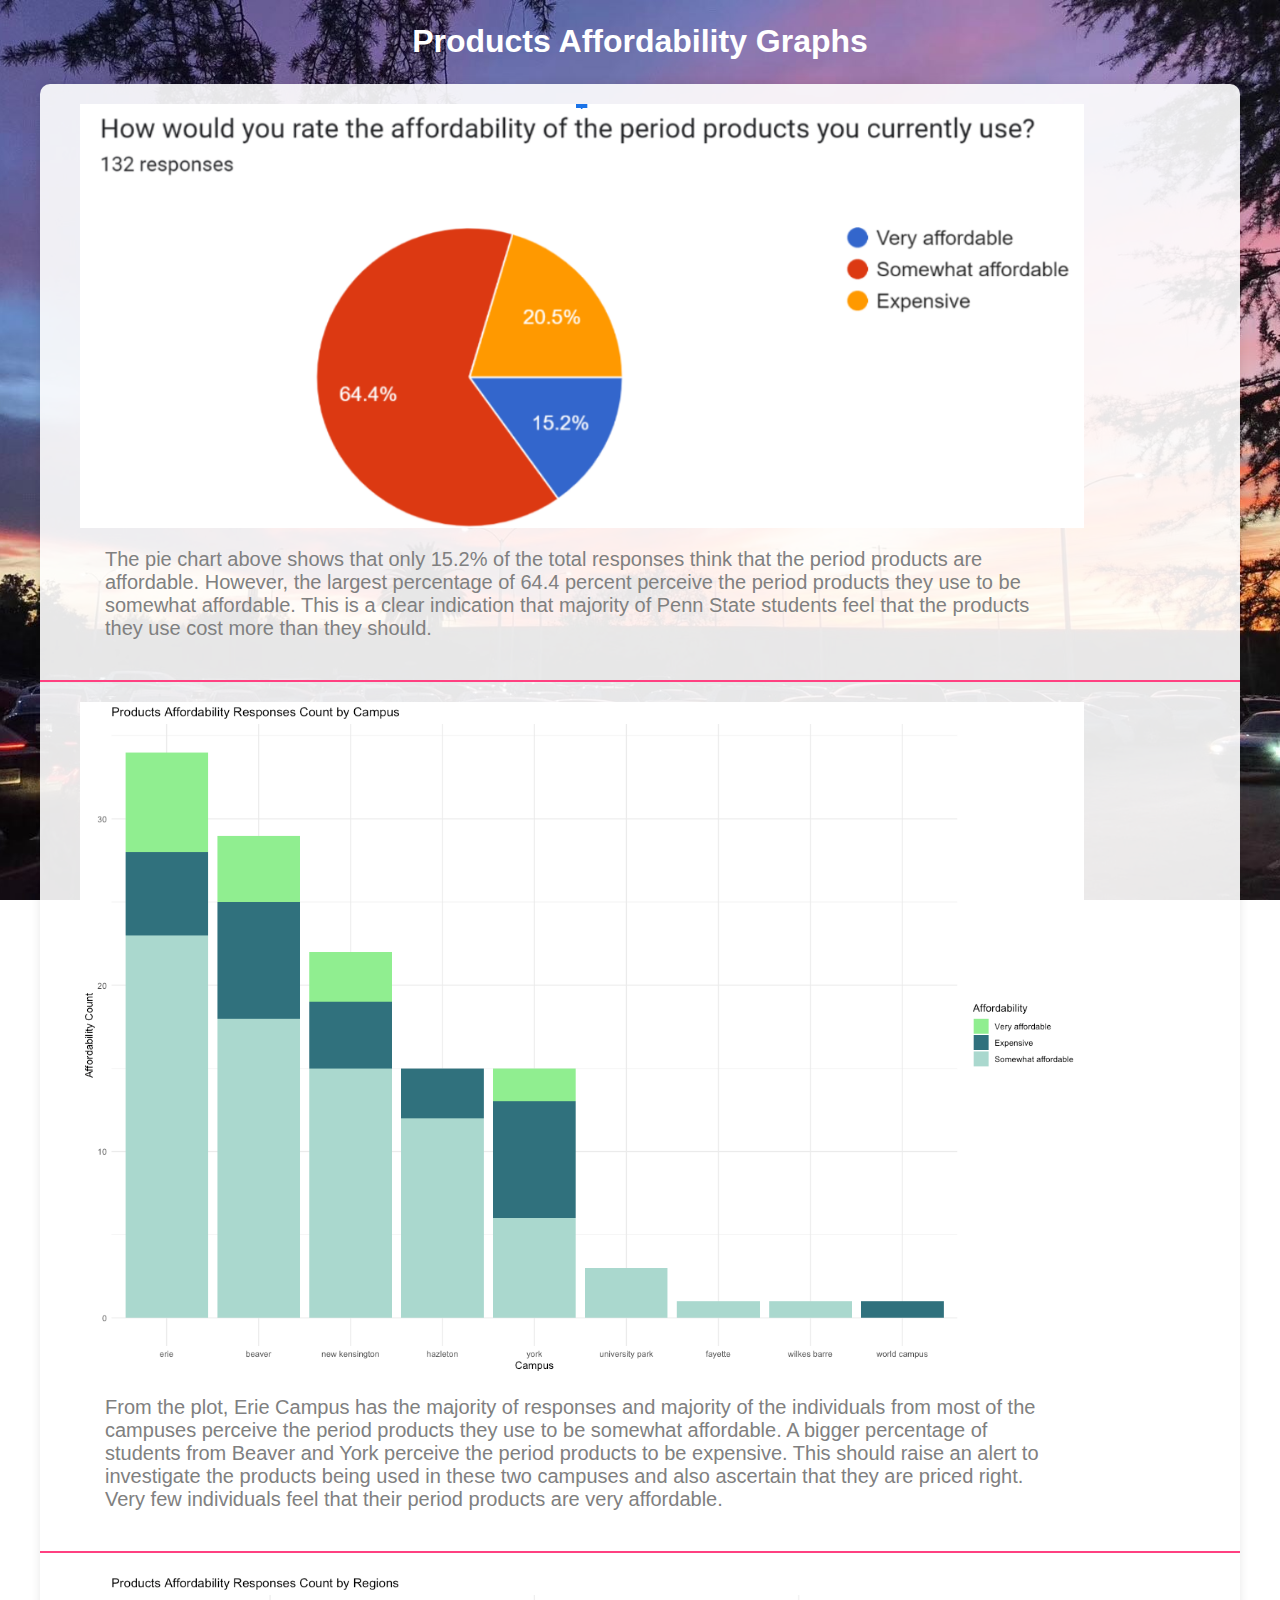
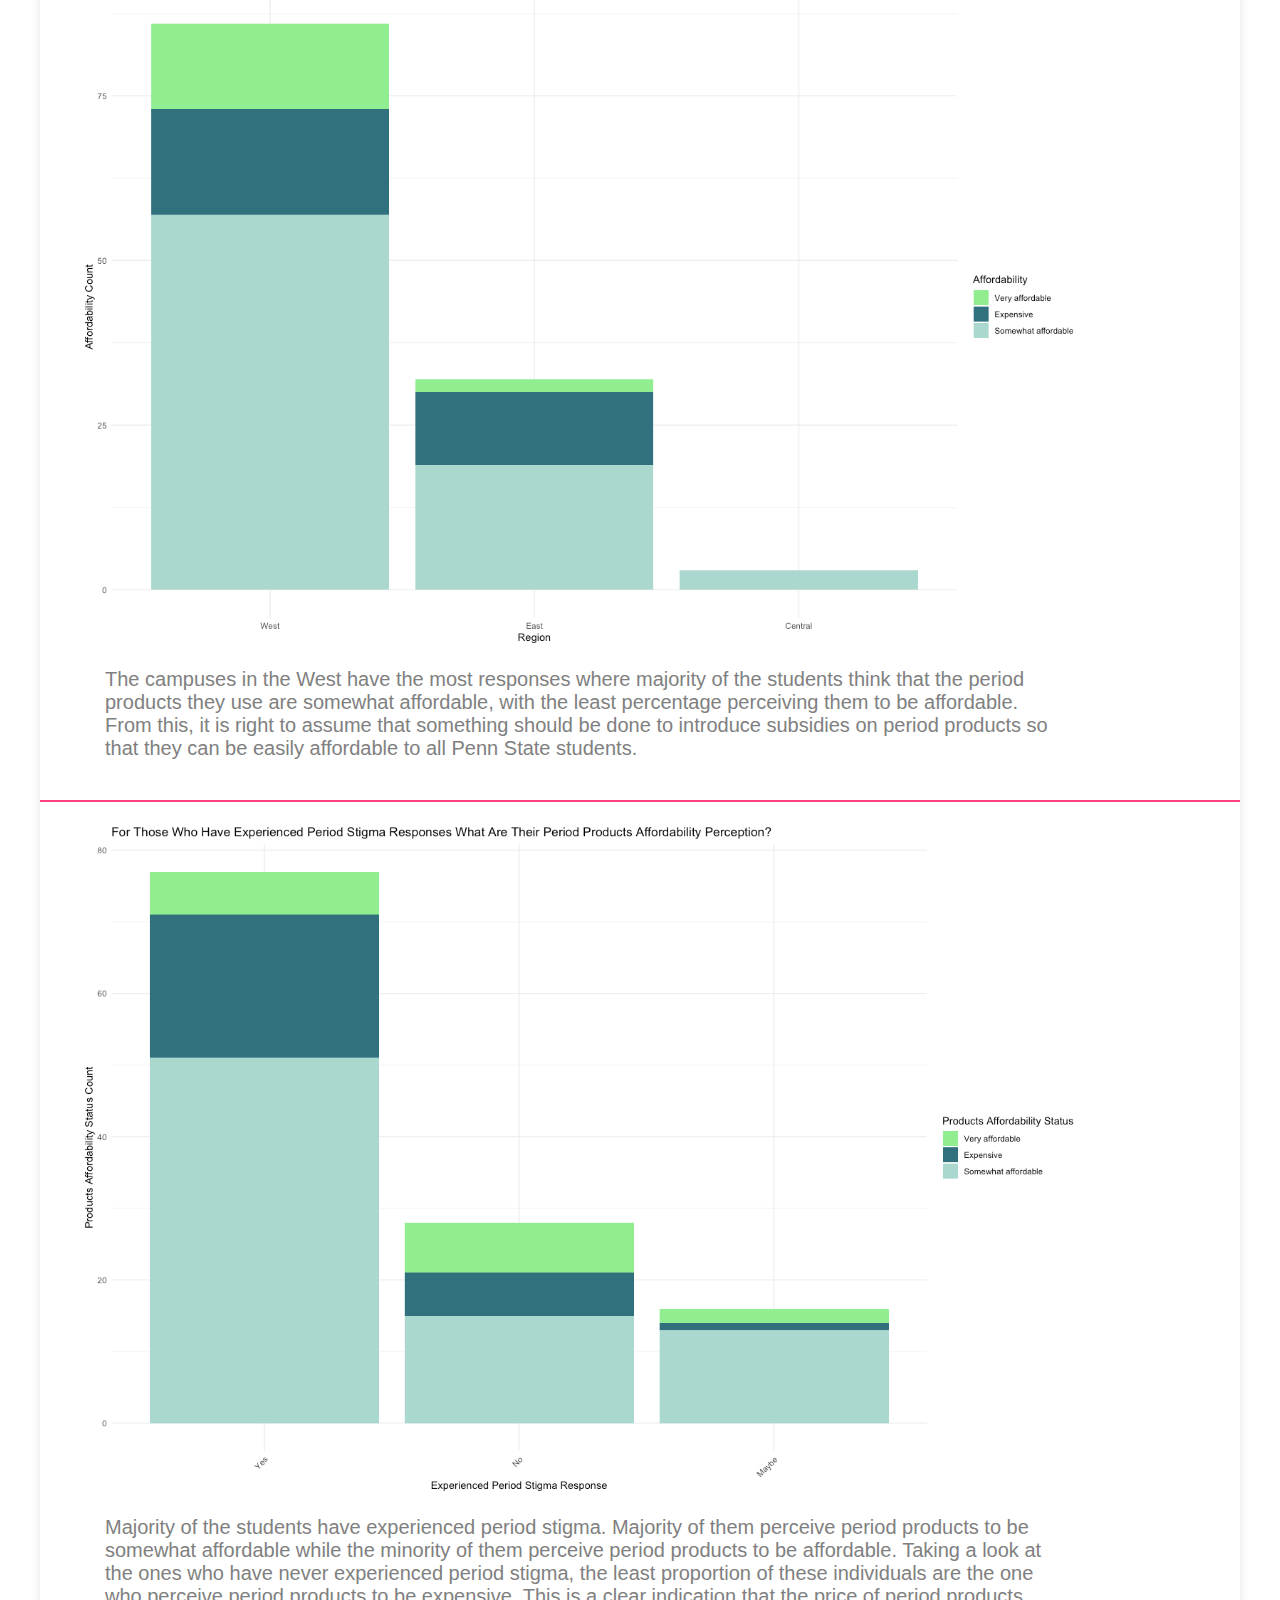
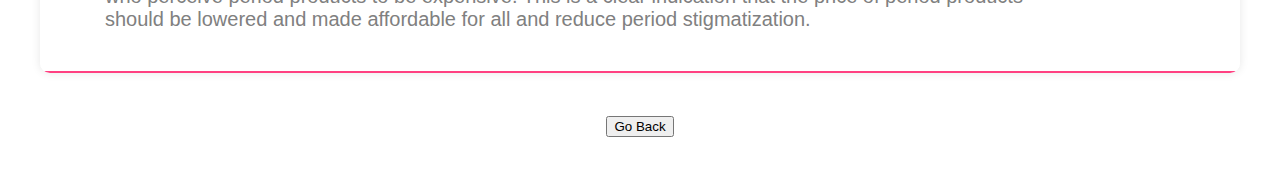
<file: docs/affordability.html>
<!DOCTYPE html>
<html lang="en">
    <head>
        <meta charset="UTF-8">
        <meta name="viewport" content="width=device-width, initial-scale=1.0">
        <title>Affordability</title>
        <link rel="icon" type="image/x-icon" href="women health.jpg">
        <link rel="stylesheet" href="vis.css">
        
    </head>
    <body>
        <center>
            <h1>Products Affordability Graphs</h1>
        </center>
        <div class="container">
            <div class="section">
                <img src="affor1.png" alt="Your Image 1">
                <div class="text">
                    <p>The pie chart above shows that only 15.2% of the total responses think that
                        the period products are affordable. However, the largest percentage of 64.4
                        percent perceive the period products they use to be somewhat affordable.
                        This is a clear indication that majority of Penn State students feel that
                        the products they use cost more than they should.</p>
                </div>
            </div>
            <div class="section">
                <img src="affor2.png" alt="Your Image 2">
                <div class="text">
                    <p>From the plot, Erie Campus has the majority of responses and majority of the
                        individuals from most of the campuses perceive the period products they use
                        to be somewhat affordable. A bigger percentage of students from Beaver and
                        York perceive the period products to be expensive. This should raise an
                        alert to investigate the products being used in these two campuses and also
                        ascertain that they are priced right. Very few individuals feel that their
                        period products are very affordable.</p>
                </div>
            </div>
            <div class="section">
                <img src="affor3.png" alt="Your Image 3">
                <div class="text">
                    <p>The campuses in the West have the most responses where majority of the
                        students think that the period products they use are somewhat affordable,
                        with the least percentage perceiving them to be affordable. From this, it is
                        right to assume that something should be done to introduce subsidies on
                        period products so that they can be easily affordable to all Penn State
                        students.</p>
                </div>
            </div>
            <div class="section">
                <img src="affor4.png" alt="Your Image 4">
                <div class="text">
                    <p>Majority of the students have experienced period stigma. Majority of them
                        perceive period products to be somewhat affordable while the minority of
                        them perceive period products to be affordable. Taking a look at the ones
                        who have never experienced period stigma, the least proportion of these
                        individuals are the one who perceive period products to be expensive. This
                        is a clear indication that the price of period products should be lowered
                        and made affordable for all and reduce period stigmatization.</p>
                </div>
            </div>
            <!-- Add more sections as needed -->
        </div>
        <center>
            <form>
                <h2>
                    <input type="button" value="Go Back" onclick="history.back()">
                </h2>
            </form>
        </center>
    </body>
</html>
</file>
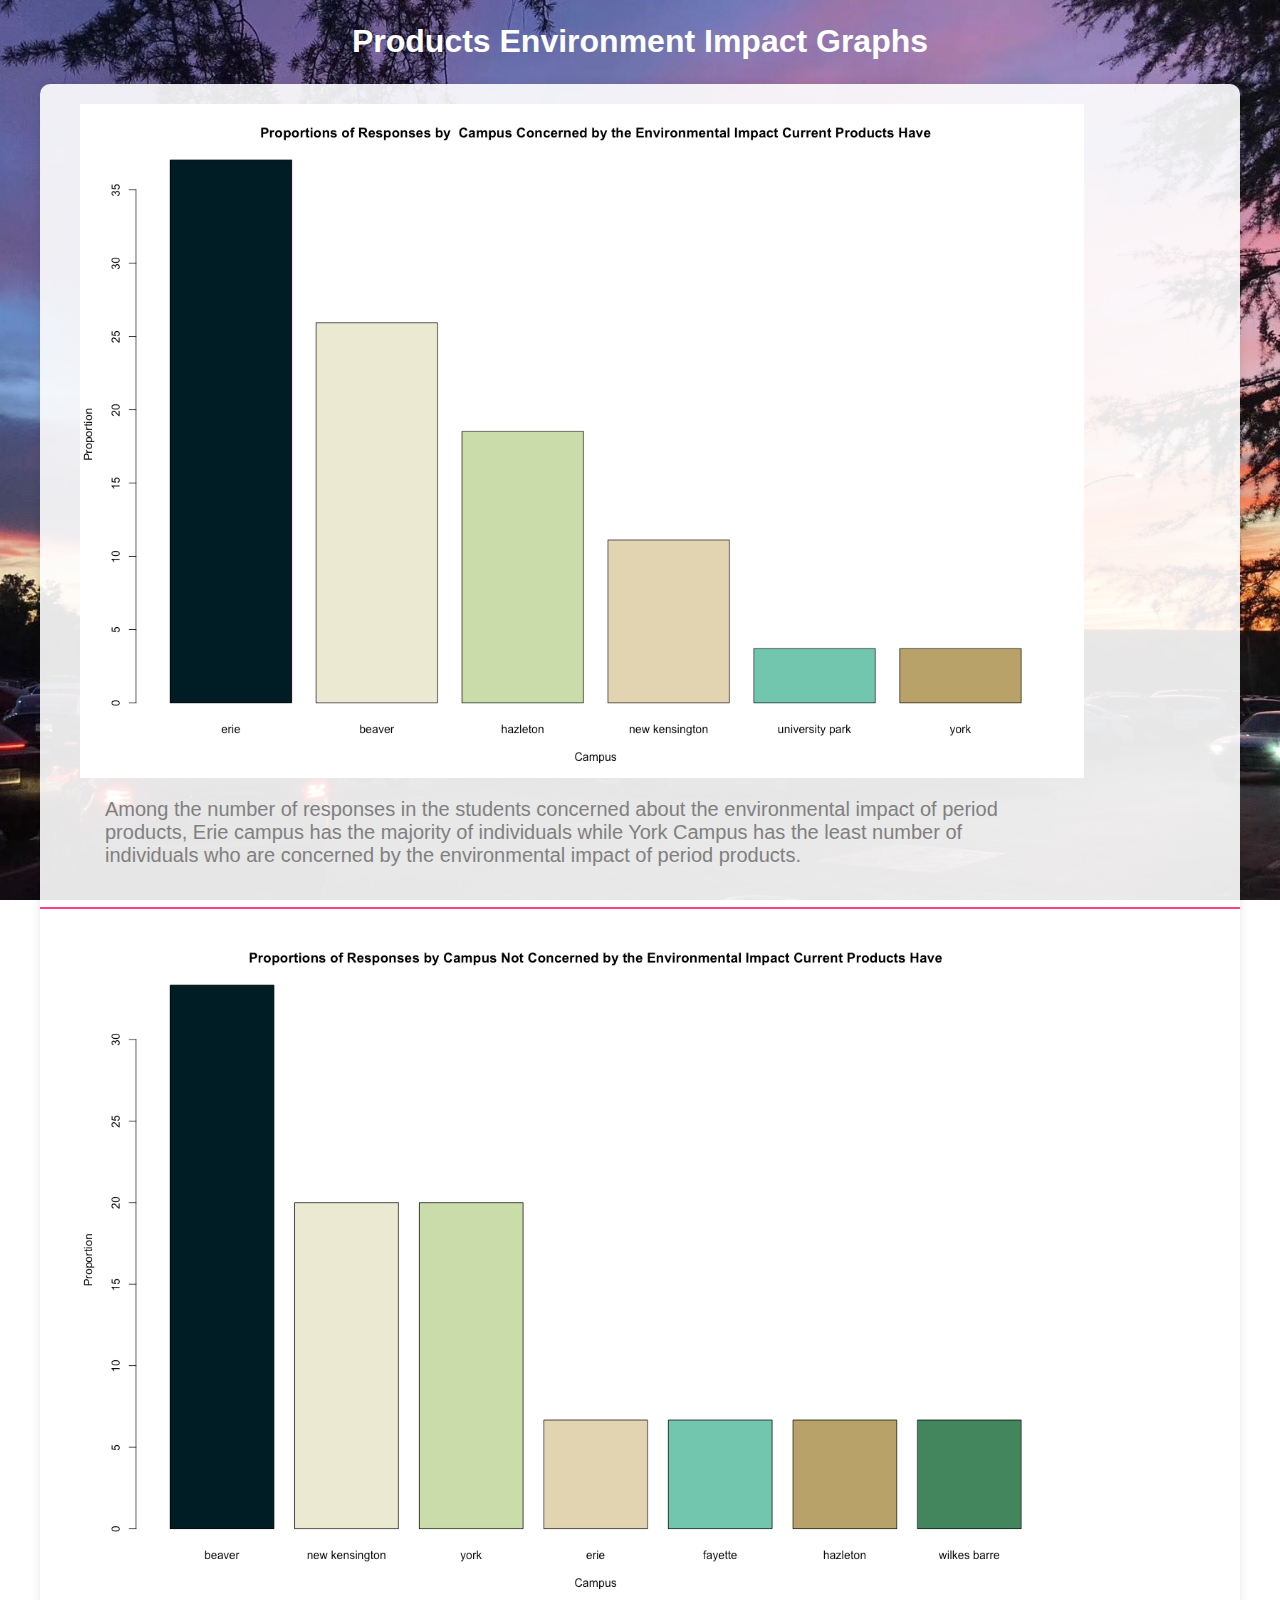
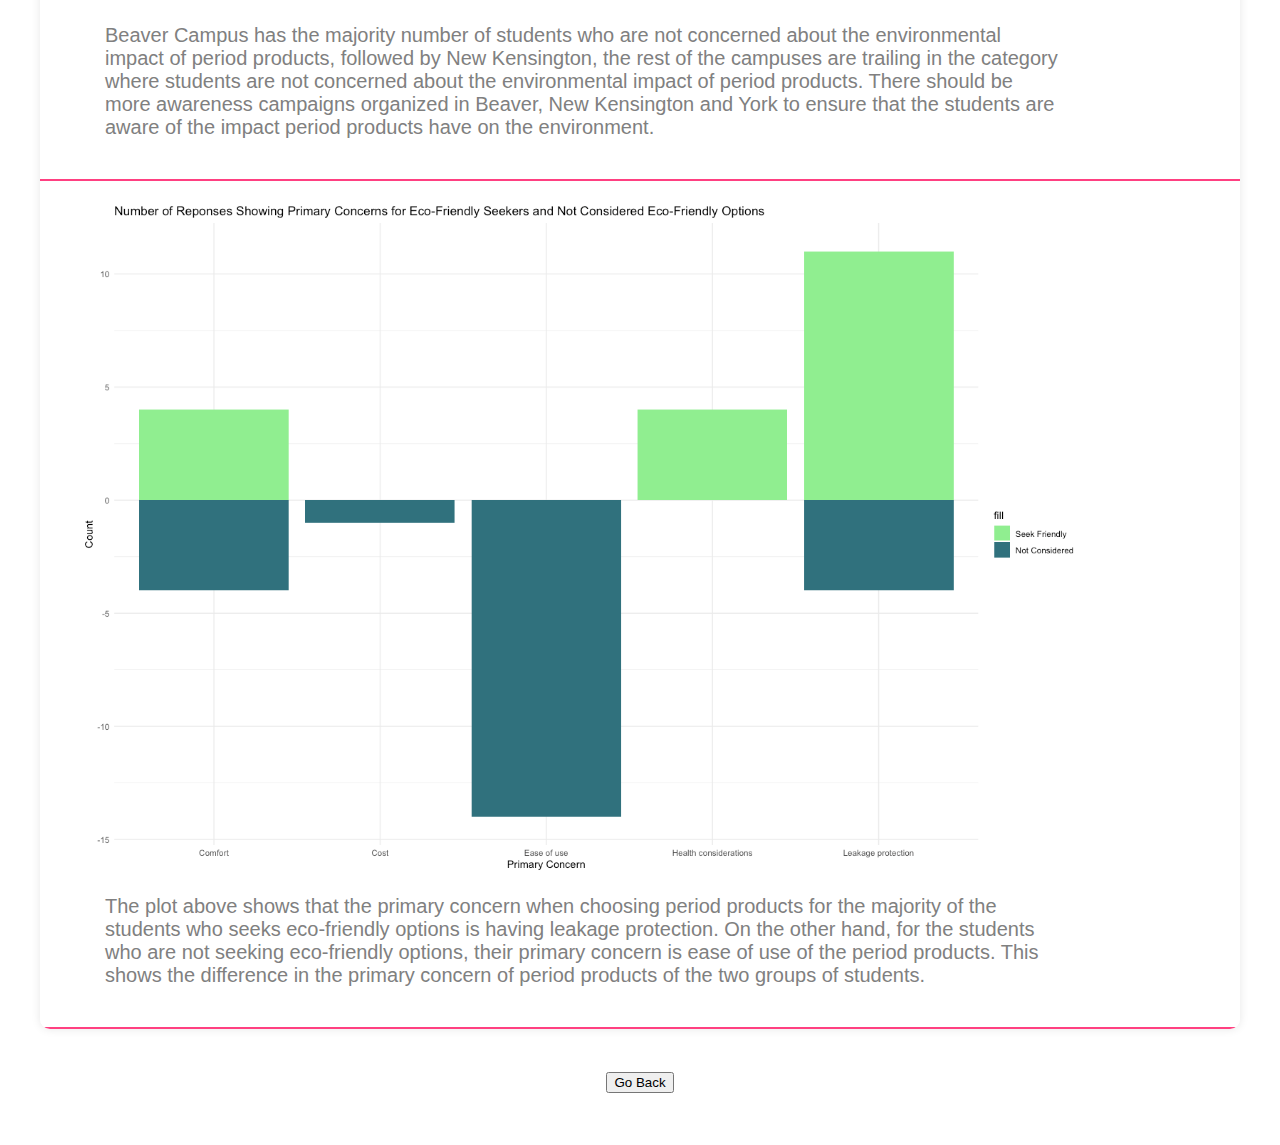
<file: docs/impact.html>
<!DOCTYPE html>
<html lang="en">
    <head>
        <meta charset="UTF-8">
        <meta name="viewport" content="width=device-width, initial-scale=1.0">
        <title>Impact</title>
        <link rel="icon" type="image/x-icon" href="women health.jpg">
        <link rel="stylesheet" href="vis.css">
       
    </head>
    <body>
        <center>
            <h1>Products Environment Impact Graphs</h1>
        </center>
        <div class="container">
            <div class="section">
                <img src="impact1.png" alt="Your Image 1">
                <div class="text">
                    <p>Among the number of responses in the students concerned about the
                        environmental impact of period products, Erie campus has the majority of
                        individuals while York Campus has the least number of individuals who are
                        concerned by the environmental impact of period products.</p>
                </div>
            </div>
            <div class="section">
                <img src="impact2.png" alt="Your Image 2">
                <div class="text">
                    <p>Beaver Campus has the majority number of students who are not concerned about
                        the environmental impact of period products, followed by New Kensington, the
                        rest of the campuses are trailing in the category where students are not
                        concerned about the environmental impact of period products. There should be
                        more awareness campaigns organized in Beaver, New Kensington and York to
                        ensure that the students are aware of the impact period products have on the
                        environment.</p>
                </div>
            </div>
            <div class="section">
                <img src="impact3.png" alt="Your Image 3">
                <div class="text">
                    <p>The plot above shows that the primary concern when choosing period products
                        for the majority of the students who seeks eco-friendly options is having
                        leakage protection. On the other hand, for the students who are not seeking
                        eco-friendly options, their primary concern is ease of use of the period
                        products. This shows the difference in the primary concern of period
                        products of the two groups of students.</p>
                </div>
            </div>
            <!-- Add more sections as needed -->
        </div>
        <center>
            <form>
                <h2>
                    <input type="button" value="Go Back" onclick="history.back()">
                </h2>
            </form>
        </center>
    </body>
</html>
</file>
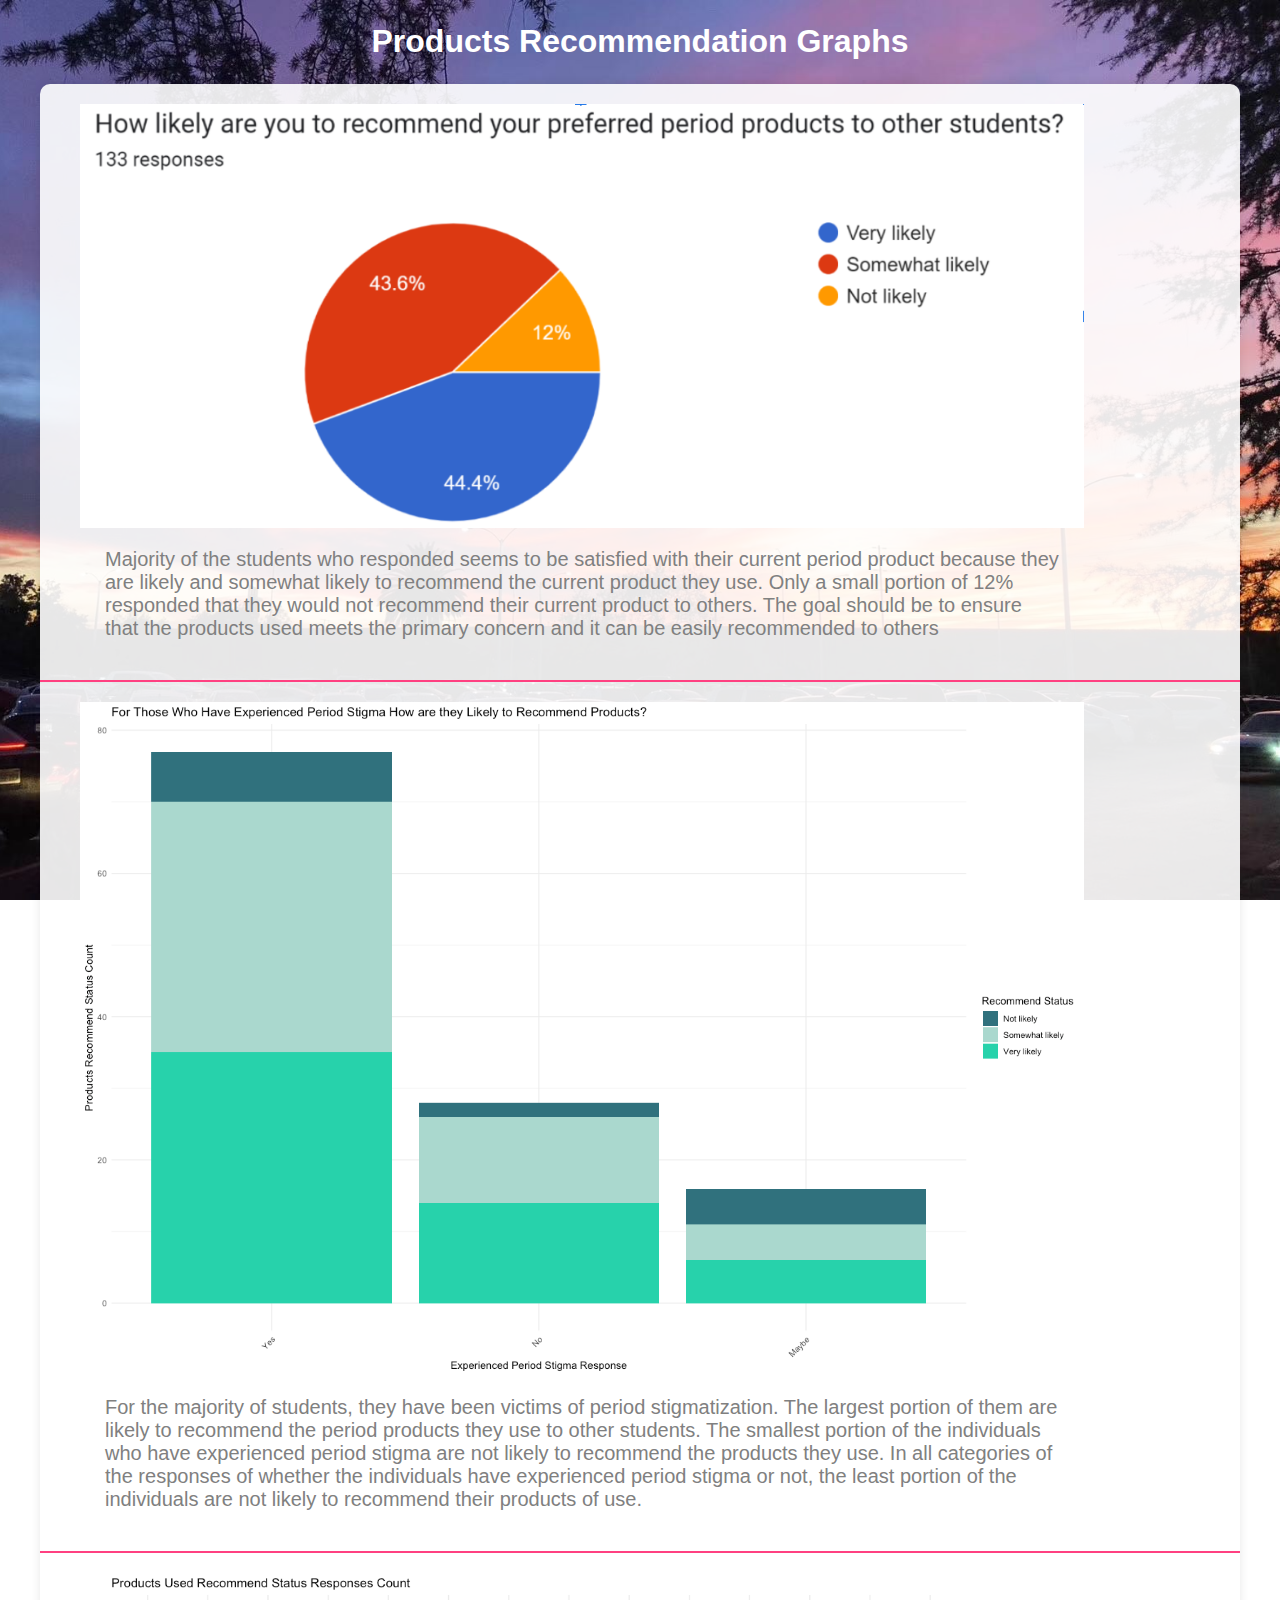
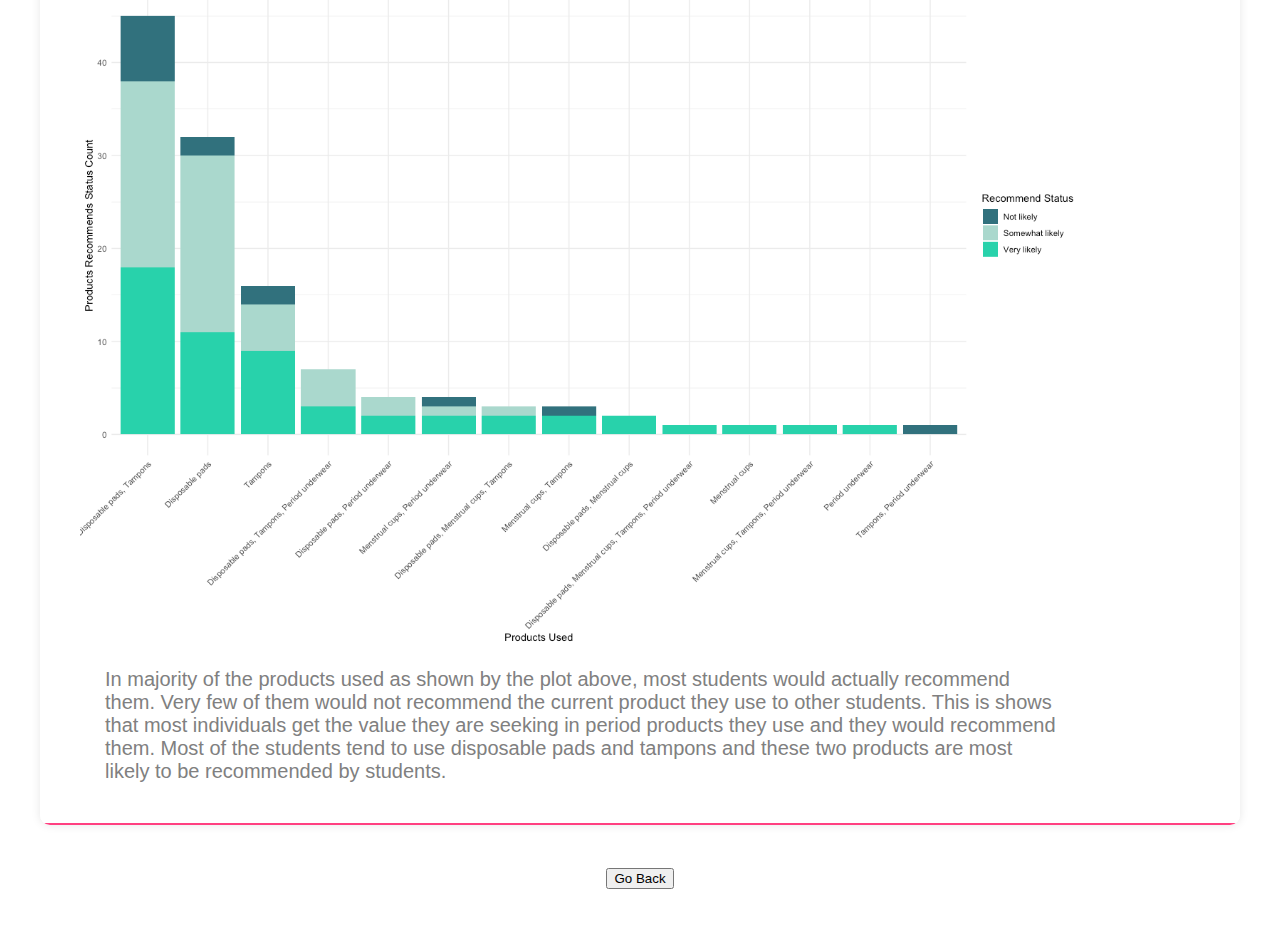
<file: docs/recomm.html>
<!DOCTYPE html>
<html lang="en">
    <head>
        <meta charset="UTF-8">
        <meta name="viewport" content="width=device-width, initial-scale=1.0">
        <title>Recomm</title>
        <link rel="icon" type="image/x-icon" href="women health.jpg">
        <link rel="stylesheet" href="vis.css">
      
    </head>
    <body>
        <center>
            <h1>Products Recommendation Graphs</h1>
        </center>
        <div class="container">
            <div class="section">
                <img src="reco1.png" alt="Your Image 1">
                <div class="text">
                    <p>Majority of the students who responded seems to be satisfied with their
                        current period product because they are likely and somewhat likely to
                        recommend the current product they use. Only a small portion of 12%
                        responded that they would not recommend their current product to others. The
                        goal should be to ensure that the products used meets the primary concern
                        and it can be easily recommended to others</p>
                </div>
            </div>
            <div class="section">
                <img src="reco2.png" alt="Your Image 2">
                <div class="text">
                    <p>For the majority of students, they have been victims of period
                        stigmatization. The largest portion of them are likely to recommend the
                        period products they use to other students. The smallest portion of the
                        individuals who have experienced period stigma are not likely to recommend
                        the products they use. In all categories of the responses of whether the
                        individuals have experienced period stigma or not, the least portion of the
                        individuals are not likely to recommend their products of use.</p>
                </div>
            </div>
            <div class="section">
                <img src="reco3.png" alt="Your Image 2">
                <div class="text">
                    <p>In majority of the products used as shown by the plot above, most students
                        would actually recommend them. Very few of them would not recommend the
                        current product they use to other students. This is shows that most
                        individuals get the value they are seeking in period products they use and
                        they would recommend them. Most of the students tend to use disposable pads
                        and tampons and these two products are most likely to be recommended by
                        students.</p>
                </div>
            </div>
            <!-- Add more sections as needed -->
        </div>
        <center>
            <form>
                <h2>
                    <input type="button" value="Go Back" onclick="history.back()">
                </h2>
            </form>
        </center>
    </body>
</html>
</file>
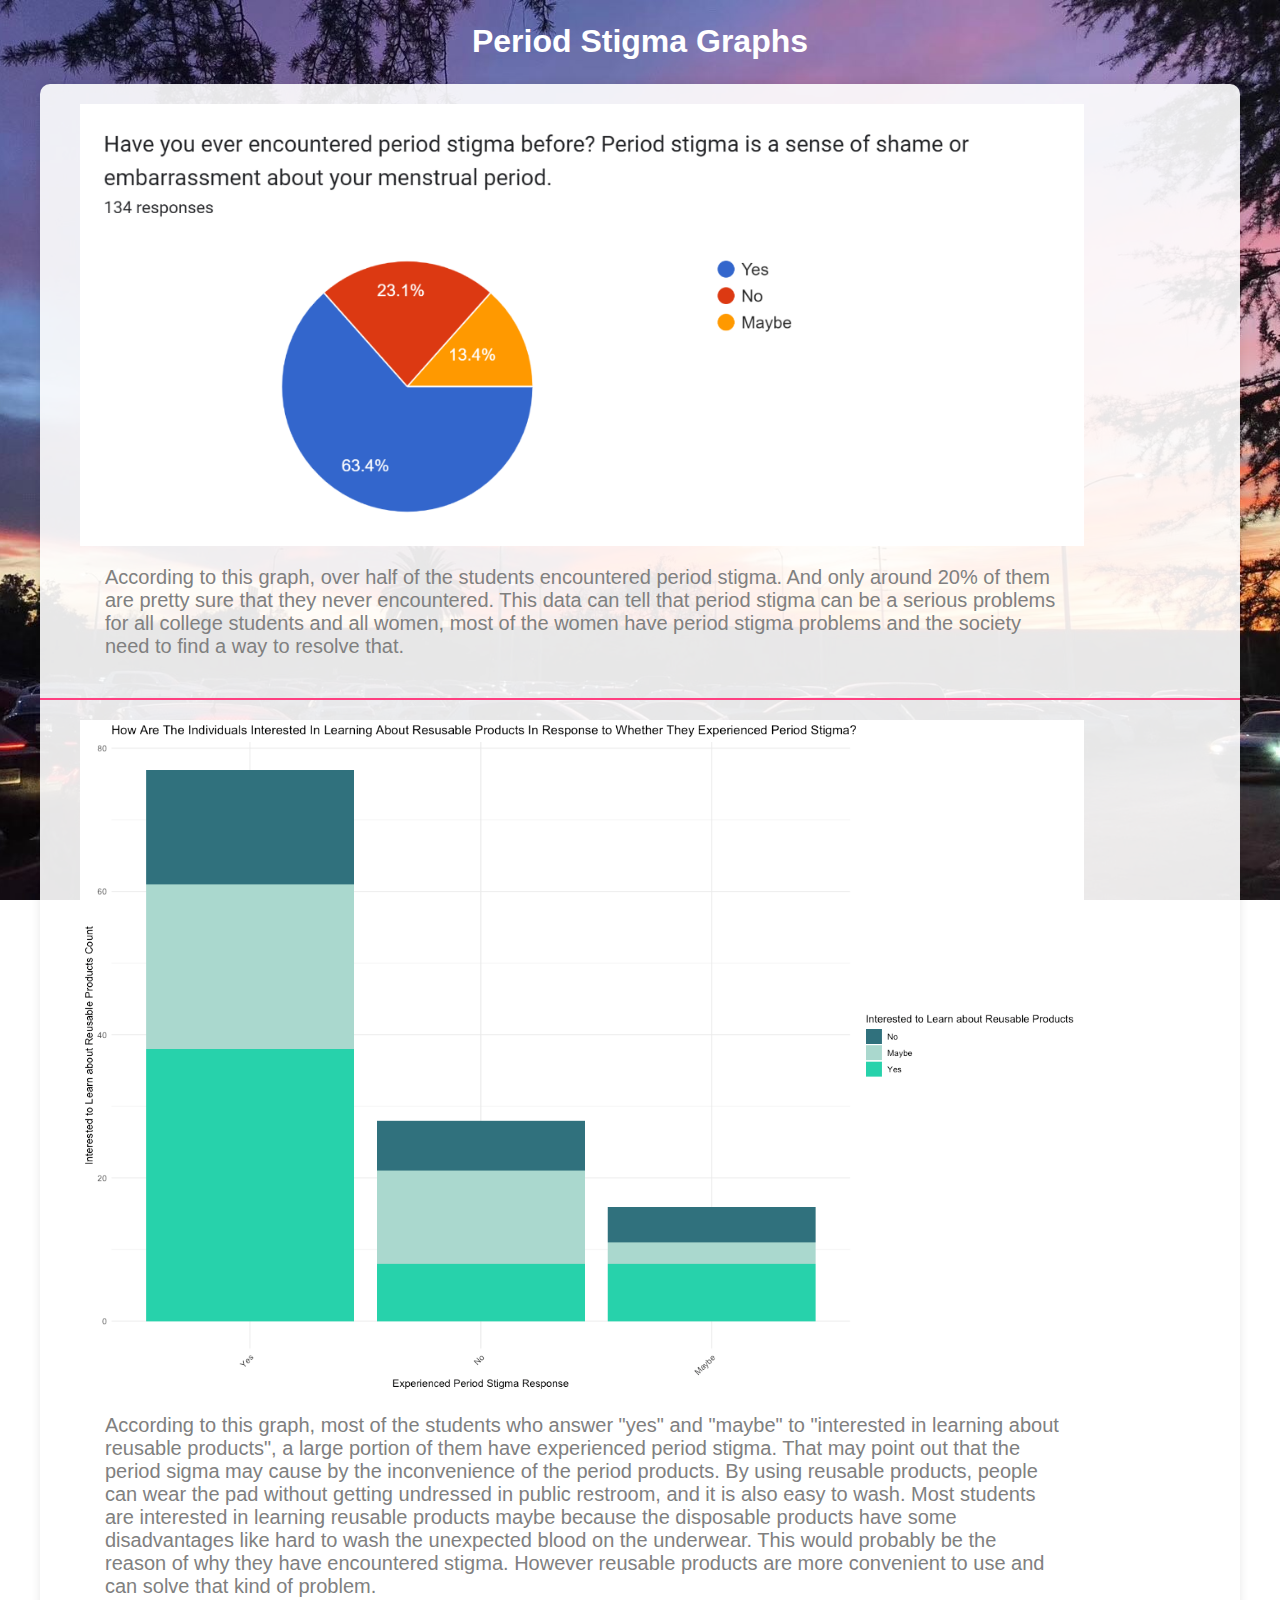
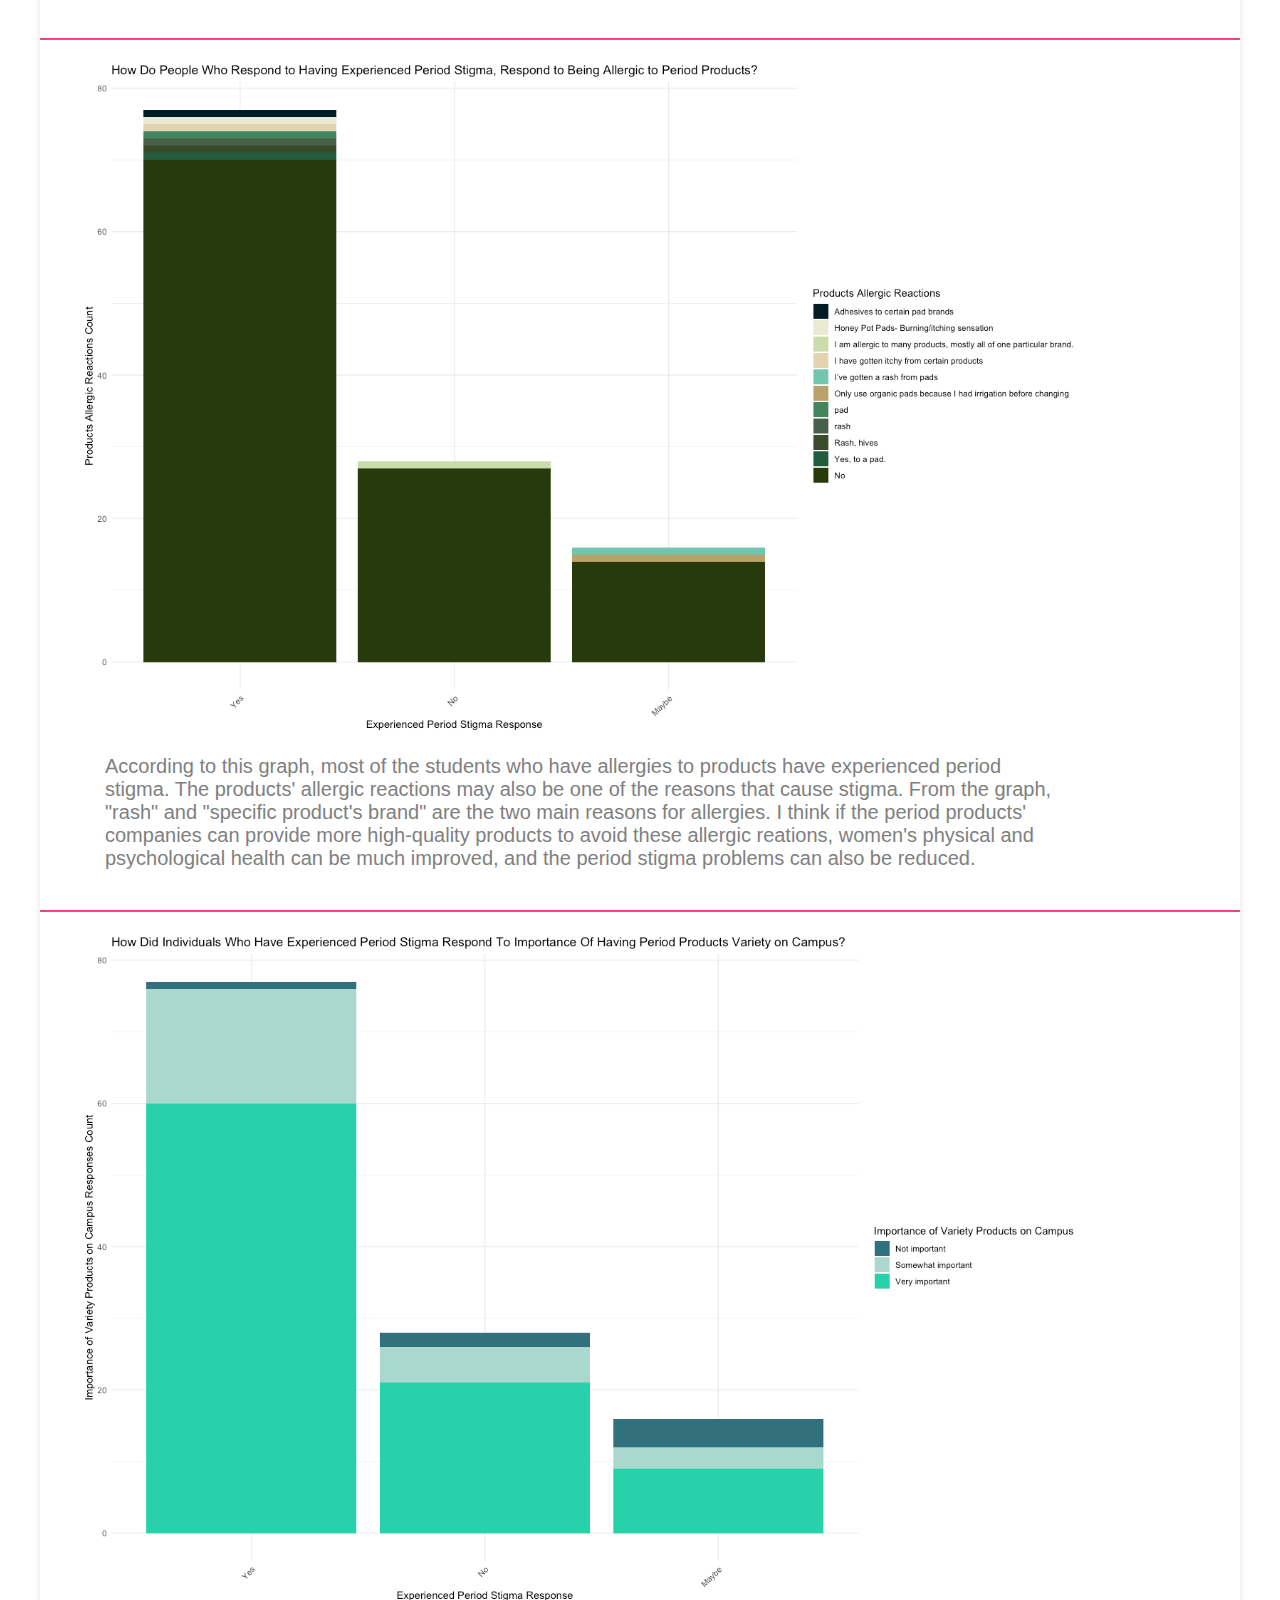
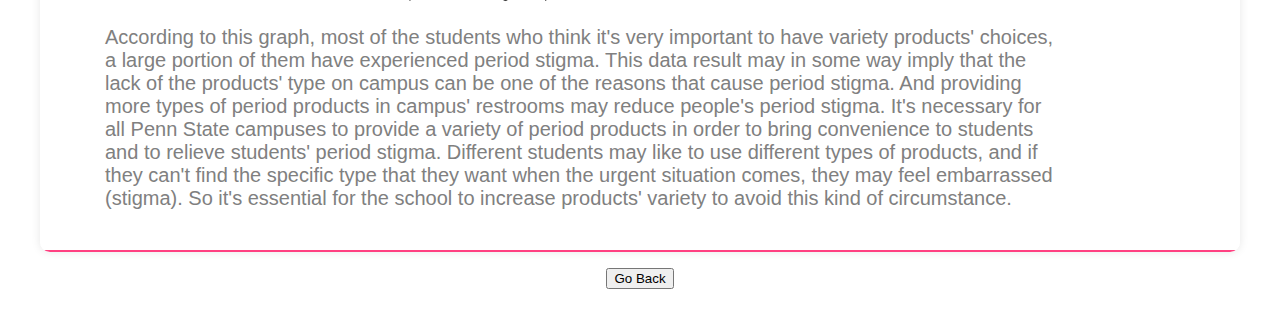
<file: docs/stigma.html>
<!DOCTYPE html>
<html lang="en">
    <head>
        <meta charset="UTF-8">
        <meta name="viewport" content="width=device-width, initial-scale=1.0">
        <title>Stigma</title>
        <link rel="icon" type="image/x-icon" href="women health.jpg"/>
        <link rel="stylesheet" href="vis.css">
       
    </head>
    <body>
     
            <h1>Period Stigma Graphs</h1>
        
        <div class="container">
            <div class="section">
                <img src="stigma1.png" alt="Your Image 1">
                <div class="text">
                    <p>According to this graph, over half of the students encountered period stigma.
                        And only around 20% of them are pretty sure that they never encountered.
                        This data can tell that period stigma can be a serious problems for all
                        college students and all women, most of the women have period stigma
                        problems and the society need to find a way to resolve that.</p>
                </div>
            </div>
            <div class="section">
                <img src="stigma2.png" alt="Your Image 2">
                <div class="text">
                    <p>According to this graph, most of the students who answer "yes" and "maybe" to
                        "interested in learning about reusable products", a large portion of them
                        have experienced period stigma. That may point out that the period sigma may
                        cause by the inconvenience of the period products. By using reusable
                        products, people can wear the pad without getting undressed in public
                        restroom, and it is also easy to wash. Most students are interested in
                        learning reusable products maybe because the disposable products have some
                        disadvantages like hard to wash the unexpected blood on the underwear. This
                        would probably be the reason of why they have encountered stigma. However
                        reusable products are more convenient to use and can solve that kind of
                        problem.</p>
                </div>
            </div>
            <div class="section">
                <img src="stigma3.png" alt="Your Image 3">
                <div class="text">
                    <p>According to this graph, most of the students who have allergies to products
                        have experienced period stigma. The products' allergic reactions may also be
                        one of the reasons that cause stigma. From the graph, "rash" and "specific
                        product's brand" are the two main reasons for allergies. I think if the period
                        products' companies can provide more high-quality products to avoid these
                        allergic reations, women's physical and psychological health can be much
                        improved, and the period stigma problems can also be reduced. </p>
                </div>
            </div>
            <div class="section">
                <img src="stigma4.png" alt="Your Image 4">
                <div class="text">
                    <p>According to this graph, most of the students who think it's very important
                        to have variety products' choices, a large portion of them have experienced
                        period stigma. This data result may in some way imply that the lack of the
                        products' type on campus can be one of the reasons that cause period stigma.
                        And providing more types of period products in campus' restrooms may reduce
                        people's period stigma. It's necessary for all Penn State campuses to
                        provide a variety of period products in order to bring convenience to
                        students and to relieve students' period stigma. Different students may like
                        to use different types of products, and if they can't find the specific type
                        that they want when the urgent situation comes, they may feel embarrassed
                        (stigma). So it's essential for the school to increase products' variety to
                        avoid this kind of circumstance.</p>
                </div>
            </div>
            <!-- Add more sections as needed -->
        </div>
       
            <form>
           
                    <input type="button" value="Go Back" onclick="history.back()">
               
            </form>
        
    </body>
</html>
</file>
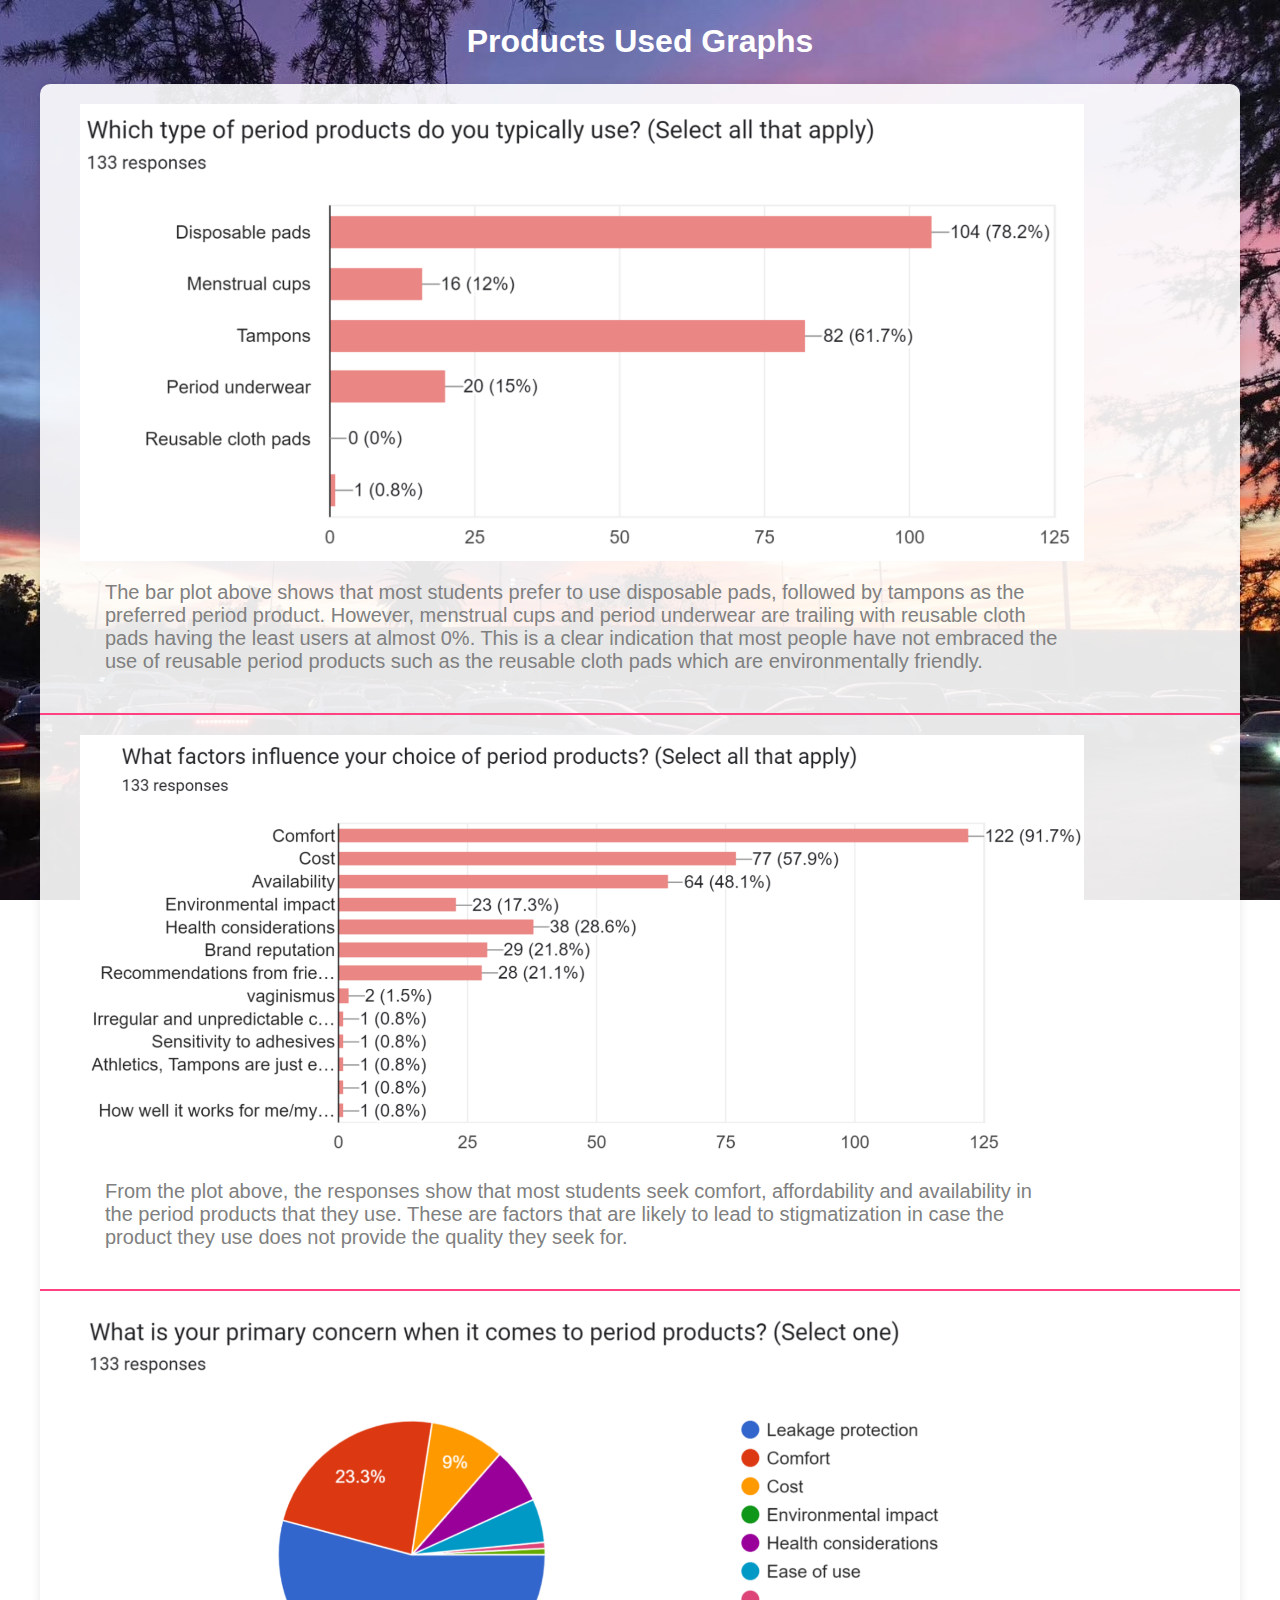
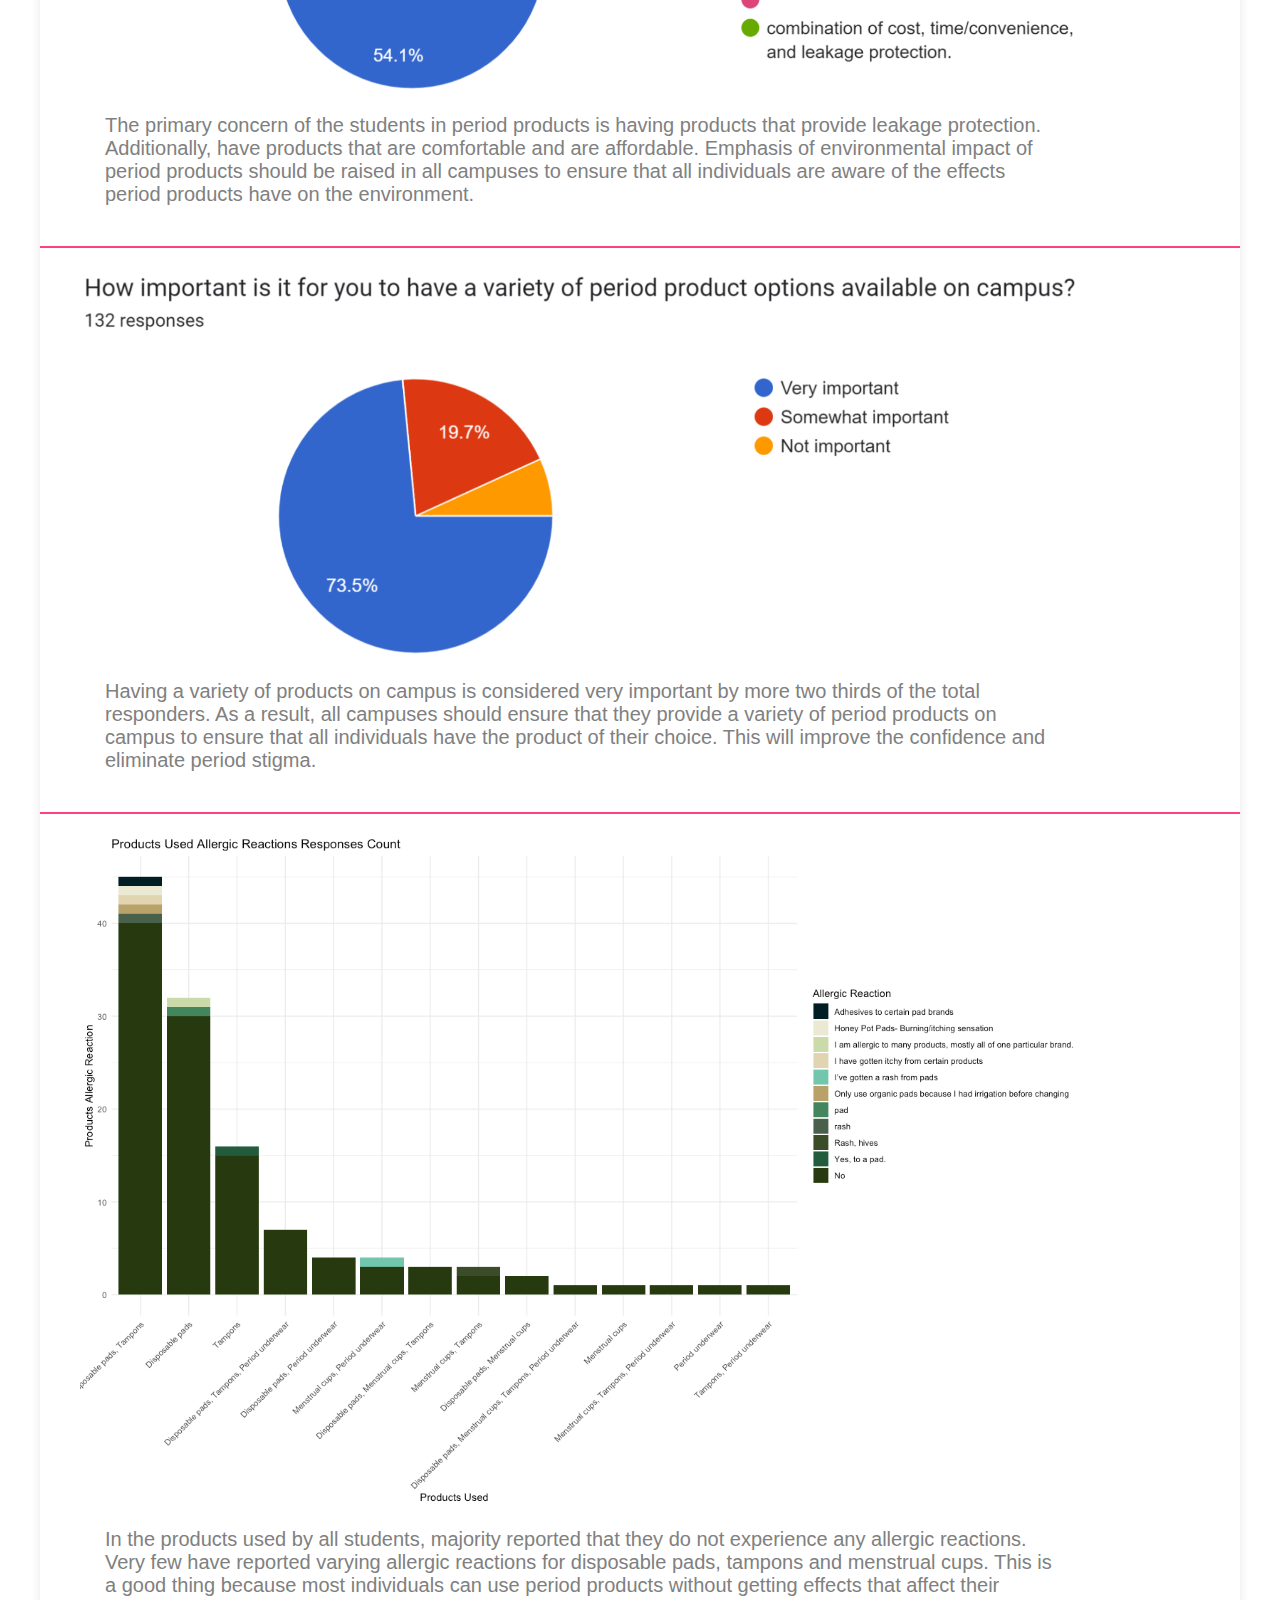
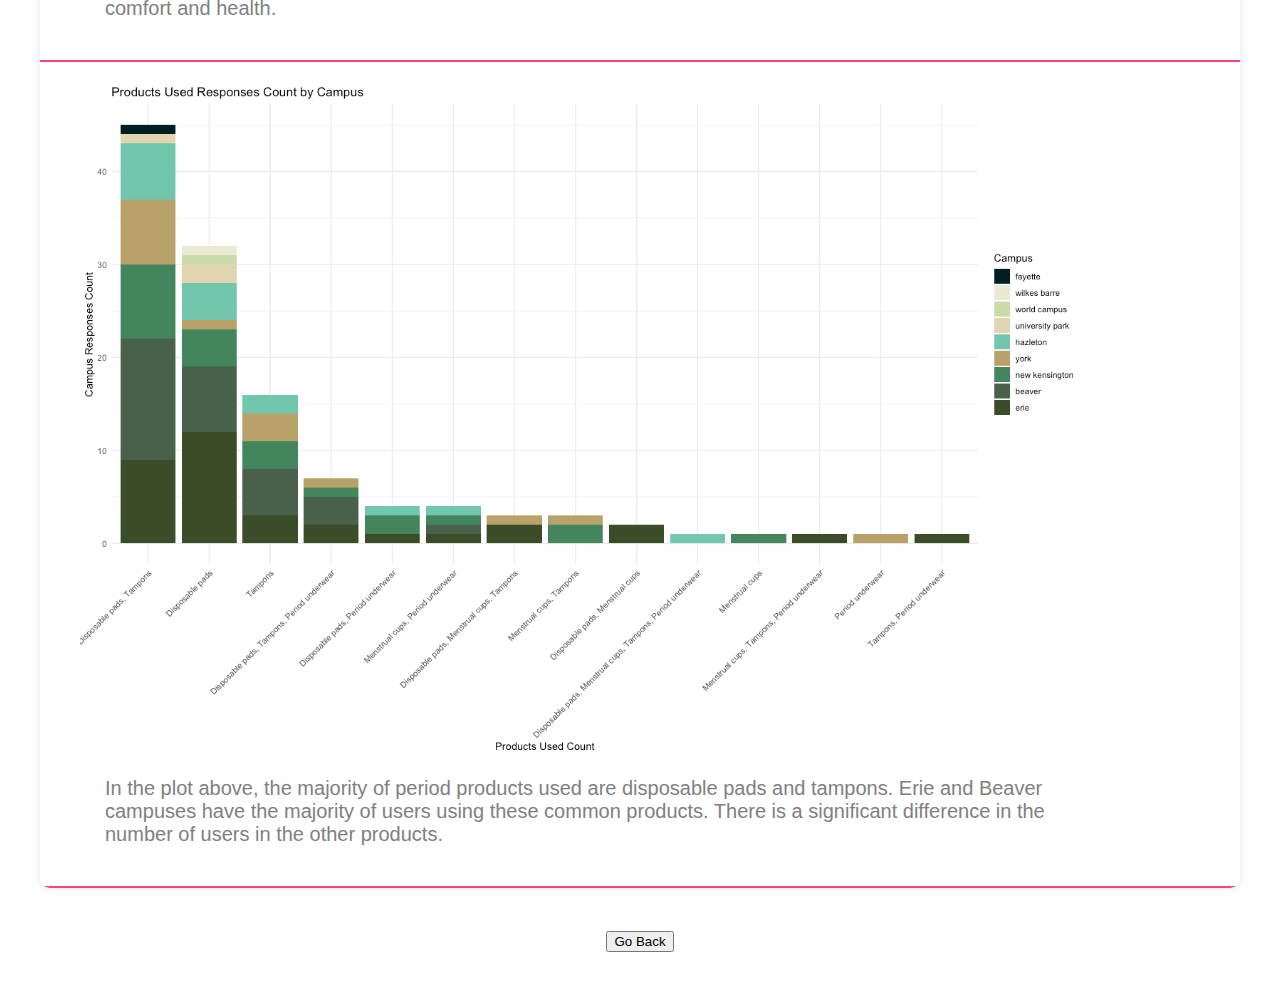
<file: docs/use.html>
<!DOCTYPE html>
<html lang="en">
    <head>
        <meta charset="UTF-8">
        <meta name="viewport" content="width=device-width, initial-scale=1.0">
        <title>Use</title>
        <link rel="icon" type="image/x-icon" href="women health.jpg">
        <link rel="stylesheet" href="vis.css">
      
    </head>
    <body>
        <center>
            <h1>Products Used Graphs</h1>
        </center>
        <div class="container">
            <div class="section">
                <img src="use1.png" alt="Your Image 1">
                <div class="text">
                    <p>The bar plot above shows that most students prefer to use disposable pads,
                        followed by tampons as the preferred period product. However, menstrual cups
                        and period underwear are trailing with reusable cloth pads having the least
                        users at almost 0%. This is a clear indication that most people have not
                        embraced the use of reusable period products such as the reusable cloth pads
                        which are environmentally friendly. </p>
                </div>
            </div>
            <div class="section">
                <img src="use2.png" alt="Your Image 2">
                <div class="text">
                    <p>From the plot above, the responses show that most students seek comfort,
                        affordability and availability in the period products that they use. These
                        are factors that are likely to lead to stigmatization in case the product
                        they use does not provide the quality they seek for. </p>
                </div>
            </div>
            <div class="section">
                <img src="use3.png" alt="Your Image 3">
                <div class="text">
                    <p>The primary concern of the students in period products is having products
                        that provide leakage protection. Additionally, have products that are
                        comfortable and are affordable. Emphasis of environmental impact of period
                        products should be raised in all campuses to ensure that all individuals are
                        aware of the effects period products have on the environment.</p>
                </div>
            </div>
            <div class="section">
                <img src="use4.png" alt="Your Image 4">
                <div class="text">
                    <p>Having a variety of products on campus is considered very important by more
                        two thirds of the total responders. As a result, all campuses should ensure
                        that they provide a variety of period products on campus to ensure that all
                        individuals have the product of their choice. This will improve the
                        confidence and eliminate period stigma.</p>
                </div>
            </div>
            <div class="section">
                <img src="use5.png" alt="Your Image 5">
                <div class="text">
                    <p>In the products used by all students, majority reported that they do not
                        experience any allergic reactions. Very few have reported varying allergic
                        reactions for disposable pads, tampons and menstrual cups. This is a good
                        thing because most individuals can use period products without getting
                        effects that affect their comfort and health.</p>
                </div>
            </div>
            <div class="section">
                <img src="use6.png" alt="Your Image 6">
                <div class="text">
                    <p>In the plot above, the majority of period products used are disposable pads
                        and tampons. Erie and Beaver campuses have the majority of users using these
                        common products. There is a significant difference in the number of users in
                        the other products. </p>
                </div>
            </div>
            <!-- Add more sections as needed -->
        </div>
        <center>
            <form>
                <h2>
                    <input type="button" value="Go Back" onclick="history.back()">
                </h2>
            </form>
        </center>
    </body>
</html>
</file>
<file: docs/vis.css>
body {
                font-family: 'Segoe UI', Tahoma, Geneva, Verdana, sans-serif;
                margin: auto;
              
                box-sizing: border-box;
                background: url('data3.jpg') center center fixed;
                background-size: cover;
                color: #333;
            }
            
            .container {
                max-width: 1200px;
            
                margin-top: 0;
                margin-bottom: 0;
                margin-left: auto;
                margin-right: auto;
                overflow: hidden;
                background-color: rgba(255, 255, 255, 0.9); /* Adding opacity to the background */
                border-radius: 10px;
                box-shadow: 0 0 10px rgba(0, 0, 0, 0.1);
            }
            
            .section {
                overflow: hidden;
                padding: 20px;
                border-bottom: 2px solid #FF4081; /* More visible line color */
            }
            
            .section img {
                float: left;
                width: 90%;
                box-sizing: border-box;
                padding: 0 20px;
                border-radius: 8px;
            }
            
            .section .text {
                float: left;
                width: 90%;
                box-sizing: border-box;
                padding: 0 45px;
            }
            
            .section:nth-child(even) img,
            .section:nth-child(even) .text
            
            h2 {
                color: #FF4081;
            }
            h1 {
                color: white;
                text-align: center;
                padding: 2px;
            
            }
            
            p {
                color: grey;
                font-family: arial, helvetica, sans-serif;
                font-size: 20px;
            }
            
            img {
                width: 1600px;
                
                display: block;
                 max-width:100%;
                 
            }
        form {text-align: center; padding-bottom:2em; padding-top:1em}
</file>
